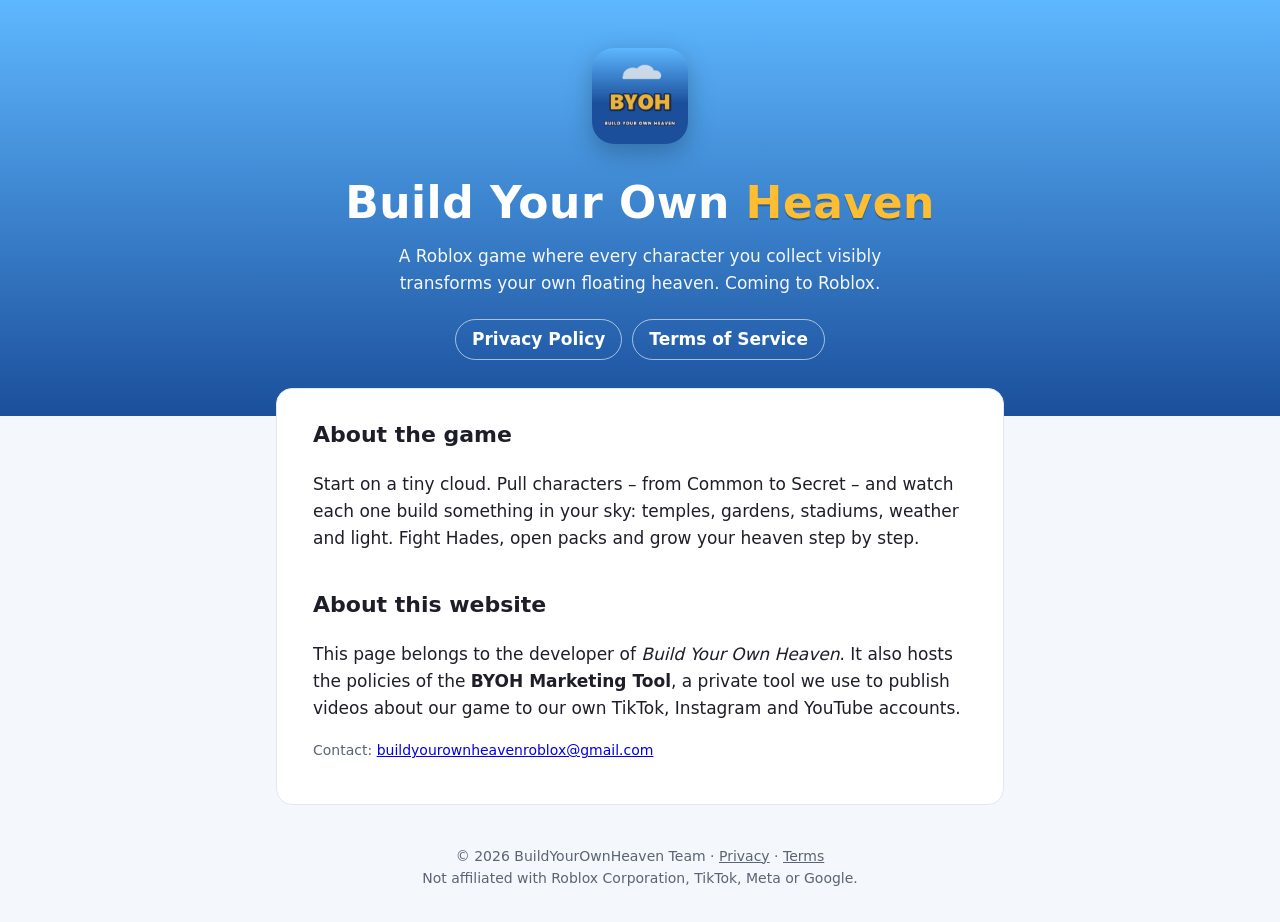
<file: index.html>
<!doctype html>
<html lang="en">
<head>
	<meta charset="utf-8">
	<meta name="viewport" content="width=device-width, initial-scale=1">
	<title>Build Your Own Heaven</title>
	<meta name="description" content="Build Your Own Heaven – a Roblox game where every character you collect visibly transforms your own floating heaven.">
	<link rel="icon" href="icon.png">
	<link rel="stylesheet" href="style.css">
</head>
<body>
	<header>
		<img src="icon.png" alt="Build Your Own Heaven icon">
		<h1>Build Your Own <span class="gold">Heaven</span></h1>
		<p>A Roblox game where every character you collect visibly transforms your own floating heaven. Coming to Roblox.</p>
		<nav>
			<a href="privacy.html">Privacy Policy</a>
			<a href="terms.html">Terms of Service</a>
		</nav>
	</header>
	<main>
		<div class="card">
			<h2>About the game</h2>
			<p>Start on a tiny cloud. Pull characters – from Common to Secret – and watch each one build something in your sky: temples, gardens, stadiums, weather and light. Fight Hades, open packs and grow your heaven step by step.</p>
			<h2>About this website</h2>
			<p>This page belongs to the developer of <em>Build Your Own Heaven</em>. It also hosts the policies of the <strong>BYOH Marketing Tool</strong>, a private tool we use to publish videos about our game to our own TikTok, Instagram and YouTube accounts.</p>
			<p class="meta">Contact: <a href="mailto:buildyourownheavenroblox@gmail.com">buildyourownheavenroblox@gmail.com</a></p>
		</div>
	</main>
	<footer>© 2026 BuildYourOwnHeaven Team · <a href="privacy.html">Privacy</a> · <a href="terms.html">Terms</a><br>Not affiliated with Roblox Corporation, TikTok, Meta or Google.</footer>
</body>
</html>
</file>
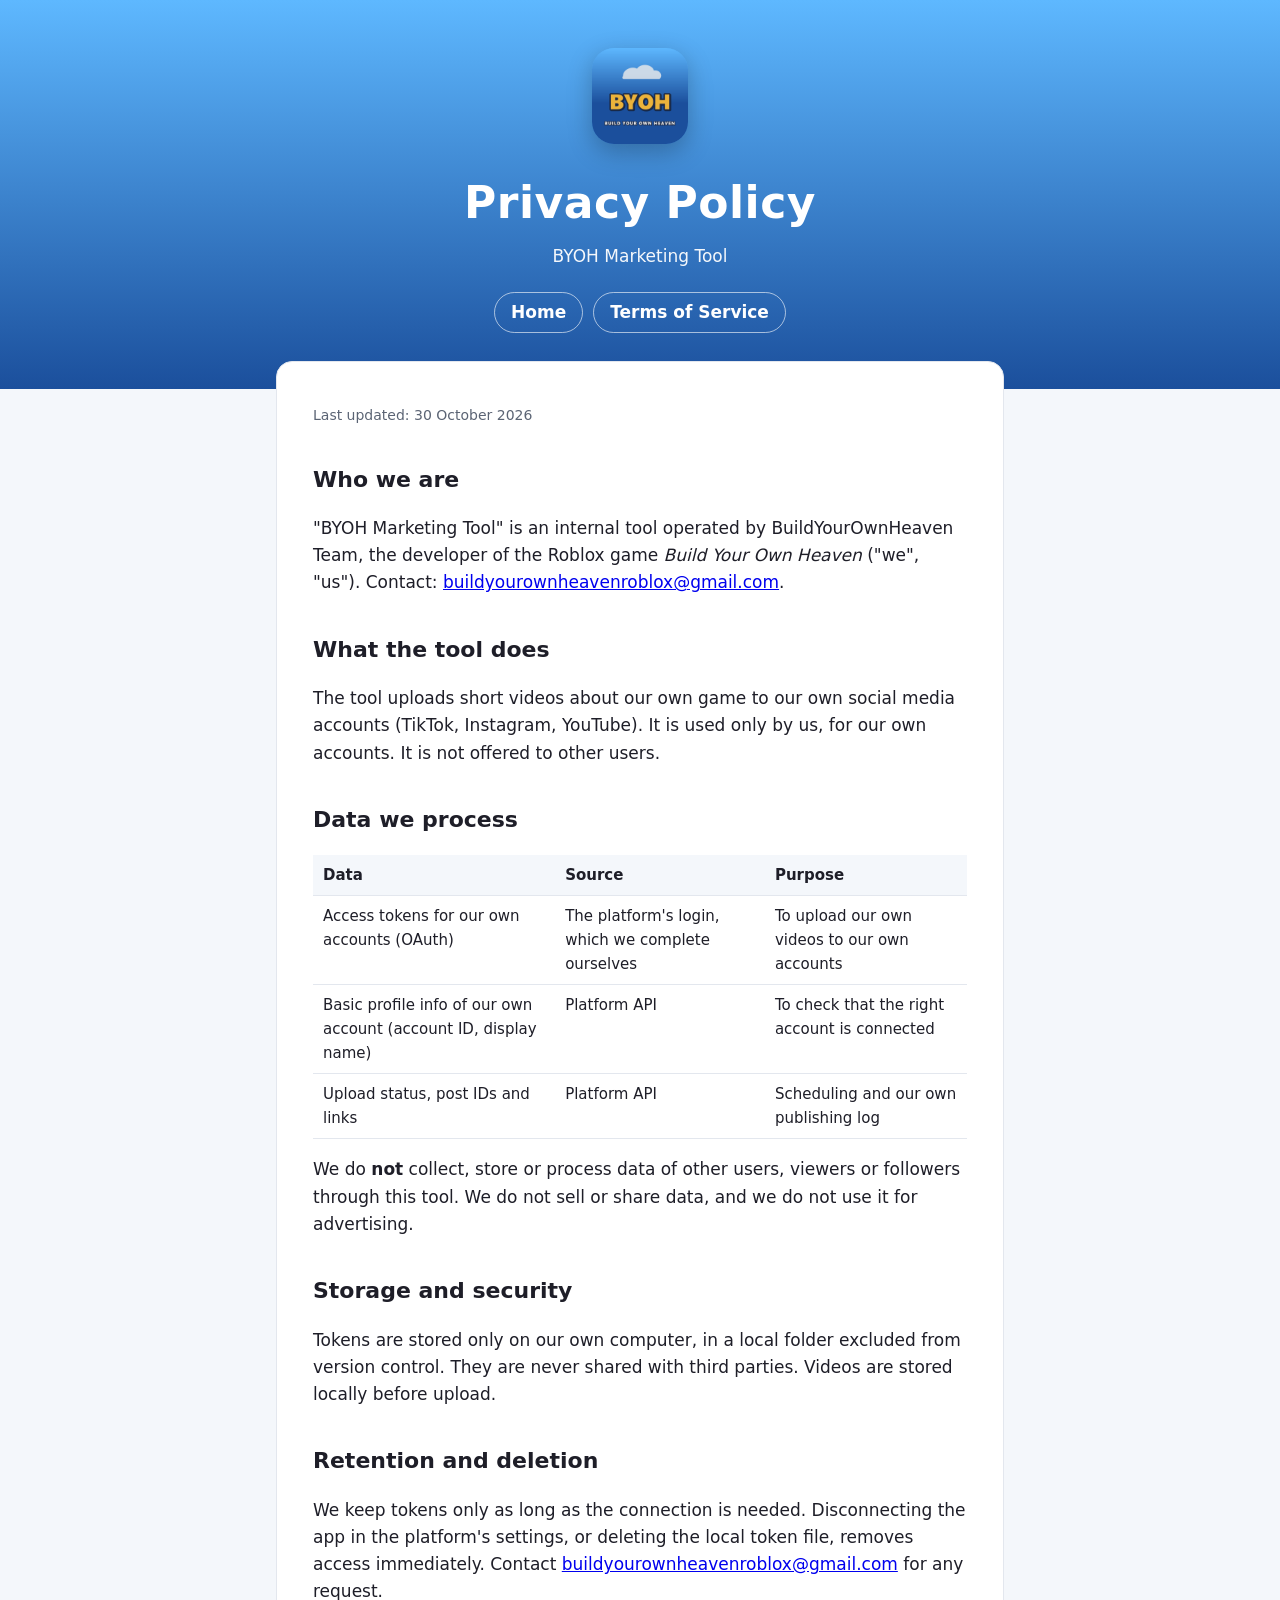
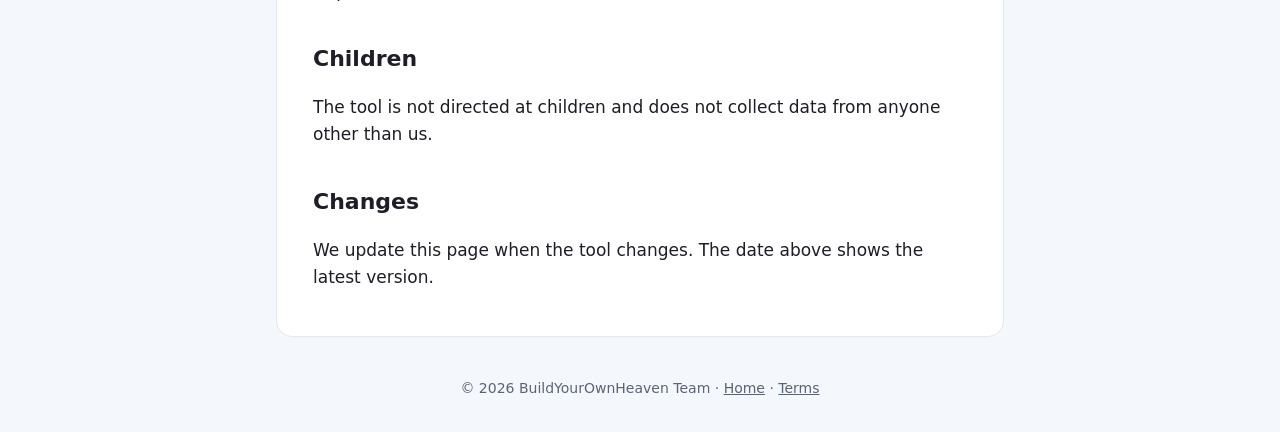
<file: privacy.html>
<!doctype html>
<html lang="en">
<head>
	<meta charset="utf-8">
	<meta name="viewport" content="width=device-width, initial-scale=1">
	<title>Privacy Policy – BYOH Marketing Tool</title>
	<link rel="icon" href="icon.png">
	<link rel="stylesheet" href="style.css">
</head>
<body>
	<header>
		<img src="icon.png" alt="">
		<h1>Privacy Policy</h1>
		<p>BYOH Marketing Tool</p>
		<nav><a href="index.html">Home</a><a href="terms.html">Terms of Service</a></nav>
	</header>
	<main>
		<div class="card">
			<p class="meta">Last updated: 30 October 2026</p>
			<h2>Who we are</h2>
			<p>"BYOH Marketing Tool" is an internal tool operated by BuildYourOwnHeaven Team, the developer of the Roblox game <em>Build Your Own Heaven</em> ("we", "us"). Contact: <a href="mailto:buildyourownheavenroblox@gmail.com">buildyourownheavenroblox@gmail.com</a>.</p>
			<h2>What the tool does</h2>
			<p>The tool uploads short videos about our own game to our own social media accounts (TikTok, Instagram, YouTube). It is used only by us, for our own accounts. It is not offered to other users.</p>
			<h2>Data we process</h2>
			<table>
				<tr><th>Data</th><th>Source</th><th>Purpose</th></tr>
				<tr><td>Access tokens for our own accounts (OAuth)</td><td>The platform's login, which we complete ourselves</td><td>To upload our own videos to our own accounts</td></tr>
				<tr><td>Basic profile info of our own account (account ID, display name)</td><td>Platform API</td><td>To check that the right account is connected</td></tr>
				<tr><td>Upload status, post IDs and links</td><td>Platform API</td><td>Scheduling and our own publishing log</td></tr>
			</table>
			<p>We do <strong>not</strong> collect, store or process data of other users, viewers or followers through this tool. We do not sell or share data, and we do not use it for advertising.</p>
			<h2>Storage and security</h2>
			<p>Tokens are stored only on our own computer, in a local folder excluded from version control. They are never shared with third parties. Videos are stored locally before upload.</p>
			<h2>Retention and deletion</h2>
			<p>We keep tokens only as long as the connection is needed. Disconnecting the app in the platform's settings, or deleting the local token file, removes access immediately. Contact <a href="mailto:buildyourownheavenroblox@gmail.com">buildyourownheavenroblox@gmail.com</a> for any request.</p>
			<h2>Children</h2>
			<p>The tool is not directed at children and does not collect data from anyone other than us.</p>
			<h2>Changes</h2>
			<p>We update this page when the tool changes. The date above shows the latest version.</p>
		</div>
	</main>
	<footer>© 2026 BuildYourOwnHeaven Team · <a href="index.html">Home</a> · <a href="terms.html">Terms</a></footer>
</body>
</html>
</file>
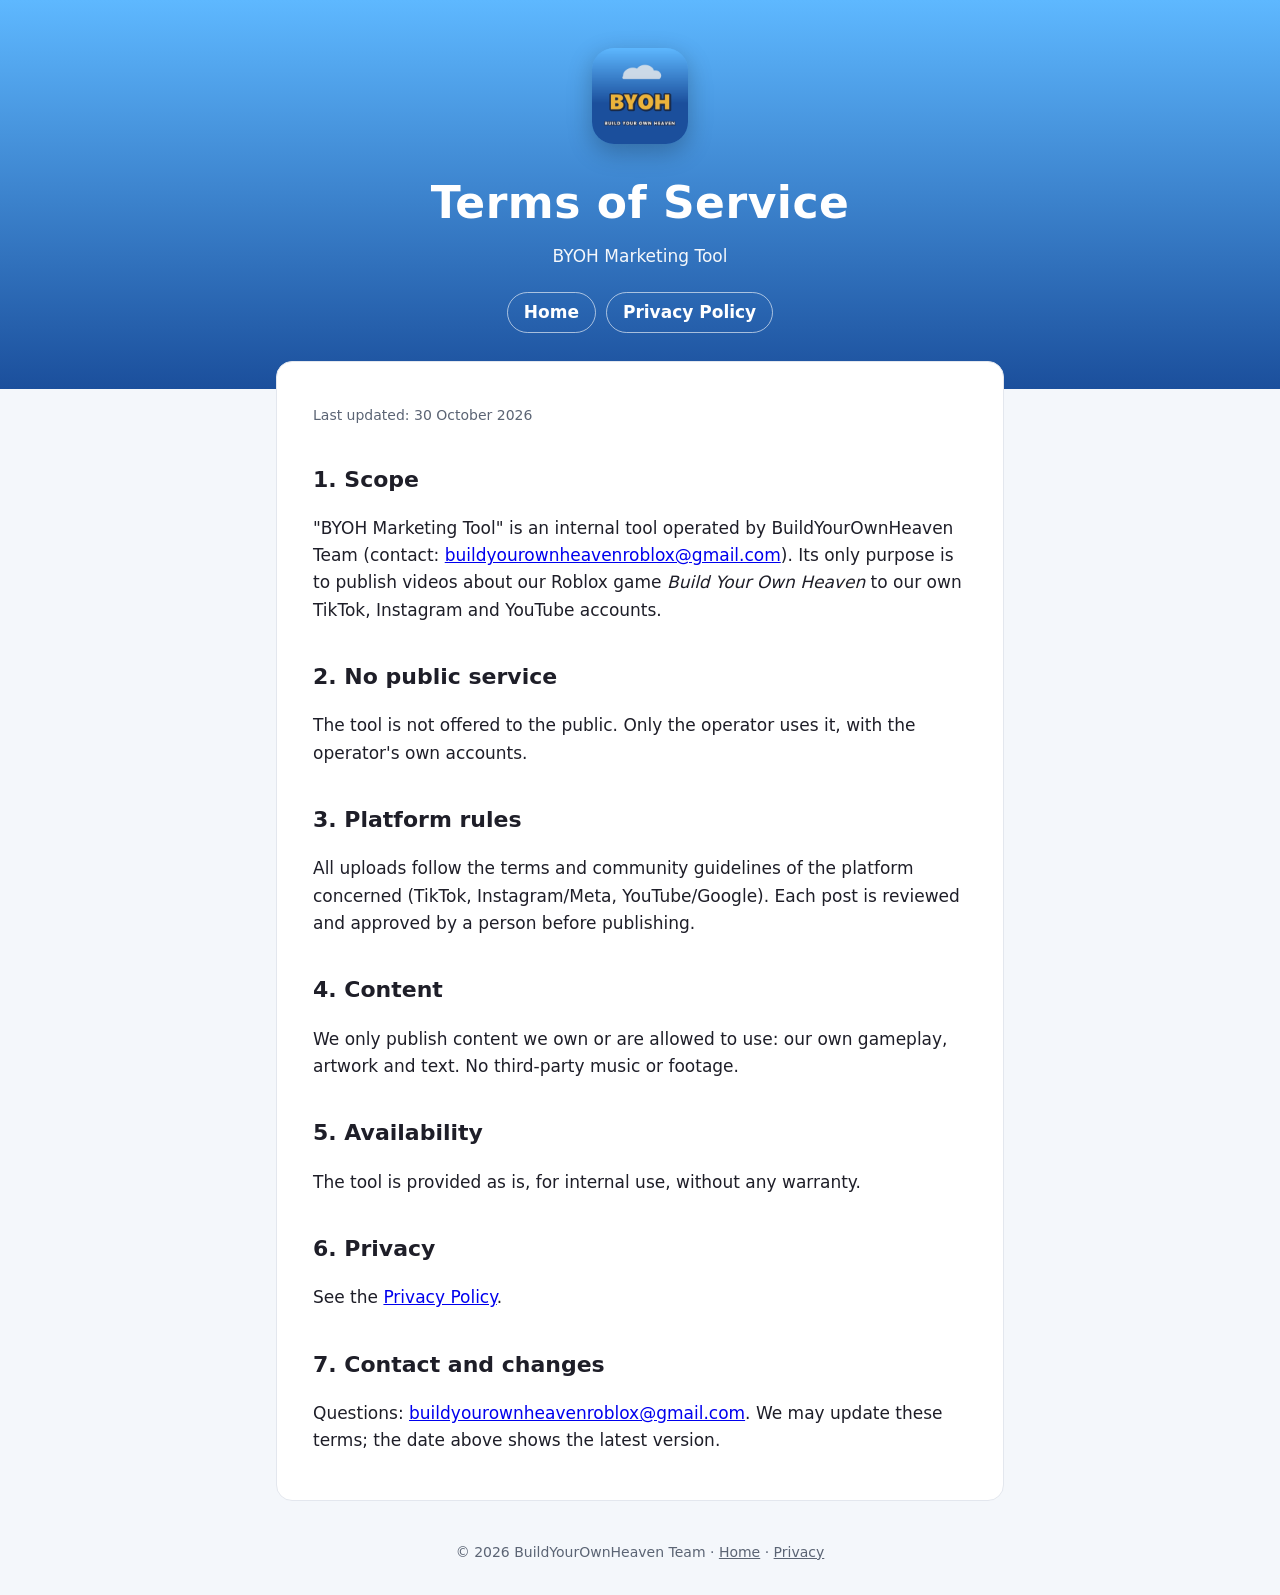
<file: terms.html>
<!doctype html>
<html lang="en">
<head>
	<meta charset="utf-8">
	<meta name="viewport" content="width=device-width, initial-scale=1">
	<title>Terms of Service – BYOH Marketing Tool</title>
	<link rel="icon" href="icon.png">
	<link rel="stylesheet" href="style.css">
</head>
<body>
	<header>
		<img src="icon.png" alt="">
		<h1>Terms of Service</h1>
		<p>BYOH Marketing Tool</p>
		<nav><a href="index.html">Home</a><a href="privacy.html">Privacy Policy</a></nav>
	</header>
	<main>
		<div class="card">
			<p class="meta">Last updated: 30 October 2026</p>
			<h2>1. Scope</h2>
			<p>"BYOH Marketing Tool" is an internal tool operated by BuildYourOwnHeaven Team (contact: <a href="mailto:buildyourownheavenroblox@gmail.com">buildyourownheavenroblox@gmail.com</a>). Its only purpose is to publish videos about our Roblox game <em>Build Your Own Heaven</em> to our own TikTok, Instagram and YouTube accounts.</p>
			<h2>2. No public service</h2>
			<p>The tool is not offered to the public. Only the operator uses it, with the operator's own accounts.</p>
			<h2>3. Platform rules</h2>
			<p>All uploads follow the terms and community guidelines of the platform concerned (TikTok, Instagram/Meta, YouTube/Google). Each post is reviewed and approved by a person before publishing.</p>
			<h2>4. Content</h2>
			<p>We only publish content we own or are allowed to use: our own gameplay, artwork and text. No third-party music or footage.</p>
			<h2>5. Availability</h2>
			<p>The tool is provided as is, for internal use, without any warranty.</p>
			<h2>6. Privacy</h2>
			<p>See the <a href="privacy.html">Privacy Policy</a>.</p>
			<h2>7. Contact and changes</h2>
			<p>Questions: <a href="mailto:buildyourownheavenroblox@gmail.com">buildyourownheavenroblox@gmail.com</a>. We may update these terms; the date above shows the latest version.</p>
		</div>
	</main>
	<footer>© 2026 BuildYourOwnHeaven Team · <a href="index.html">Home</a> · <a href="privacy.html">Privacy</a></footer>
</body>
</html>
</file>
<file: style.css>
:root {
	--sky-top: #5eb8ff;
	--sky-bottom: #1b4f9c;
	--gold: #ffbe32;
	--ink: #1e1e28;
	--paper: #ffffff;
	--muted: #5b6474;
	--line: #e3e7ee;
}
* { box-sizing: border-box; }
body {
	margin: 0;
	font: 17px/1.6 "Segoe UI", system-ui, -apple-system, sans-serif;
	color: var(--ink);
	background: #f4f7fb;
}
header {
	background: linear-gradient(var(--sky-top), var(--sky-bottom));
	color: #fff;
	padding: 48px 16px 56px;
	text-align: center;
}
header img { width: 96px; height: 96px; border-radius: 22px; box-shadow: 0 8px 24px rgba(0, 0, 0, .25); }
header h1 { margin: 16px 0 4px; font-size: clamp(28px, 6vw, 44px); letter-spacing: .5px; }
header p { margin: 0 auto; max-width: 560px; opacity: .95; }
.gold { color: var(--gold); text-shadow: 0 2px 0 rgba(0, 0, 0, .25); }
nav { display: flex; gap: 10px; justify-content: center; flex-wrap: wrap; margin-top: 22px; }
nav a {
	color: #fff; text-decoration: none; font-weight: 600;
	border: 1px solid rgba(255, 255, 255, .6); border-radius: 999px; padding: 6px 16px;
}
nav a:hover { background: rgba(255, 255, 255, .15); }
main { max-width: 760px; margin: -28px auto 40px; padding: 0 16px; }
.card { background: var(--paper); border: 1px solid var(--line); border-radius: 16px; padding: 28px clamp(18px, 4vw, 36px); }
h2 { margin-top: 1.6em; font-size: 22px; }
h2:first-child { margin-top: 0; }
table { width: 100%; border-collapse: collapse; margin: 12px 0; font-size: 15px; }
th, td { text-align: left; padding: 8px 10px; border-bottom: 1px solid var(--line); vertical-align: top; }
th { background: #f4f7fb; }
.meta { color: var(--muted); font-size: 14px; }
footer { text-align: center; color: var(--muted); font-size: 14px; padding: 0 16px 32px; }
footer a { color: inherit; }
</file>
